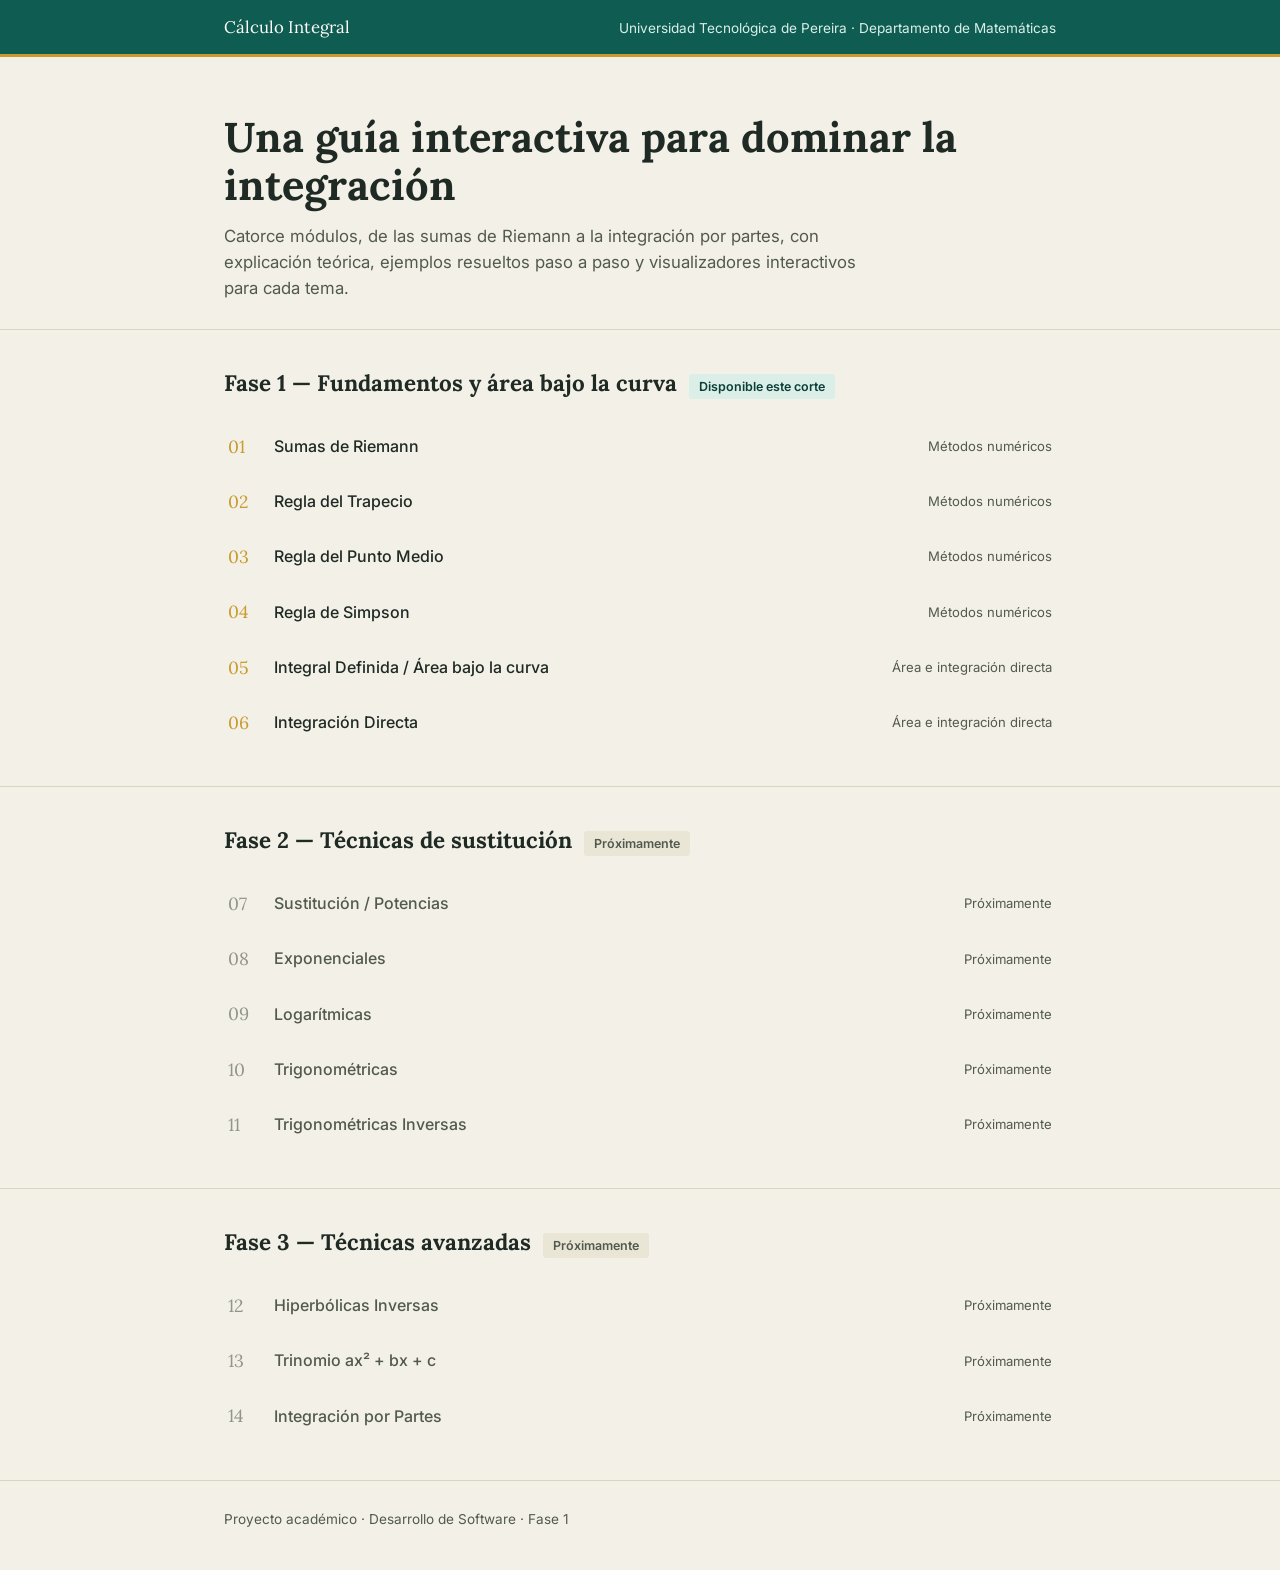
<file: index.html>
<!DOCTYPE html>
<html lang="es">
<head>
<meta charset="UTF-8">
<!-- Esta línea le dice al celular/tablet que use el ancho real de la pantalla (clave para el diseño responsive) -->
<meta name="viewport" content="width=device-width, initial-scale=1">
<title>Cálculo Integral · Plataforma Interactiva</title>

<!-- Cargamos dos tipografías desde Google Fonts: Lora (para títulos) e Inter (para texto normal) -->
<link rel="stylesheet" href="https://fonts.googleapis.com/css2?family=Lora:wght@500;600&family=Inter:wght@400;500;600&display=swap">

<!-- Nuestra única hoja de estilos: aquí viven TODOS los colores, tipografías y layout del sitio -->
<link rel="stylesheet" href="assets/css/style.css">
</head>
<body>

<!-- ========== ENCABEZADO: aparece igual en todas las páginas del sitio ========== -->
<header class="site-header">
  <div class="wrap">
    <span class="brand">Cálculo Integral</span>
    <span class="dept">Universidad Tecnológica de Pereira · Departamento de Matemáticas</span>
  </div>
</header>

<!-- ========== HERO: la primera sección grande que ve el usuario ========== -->
<section class="hero">
  <div class="wrap">
    <h1>Una guía interactiva para dominar la integración</h1>
    <p>Catorce módulos, de las sumas de Riemann a la integración por partes, con explicación teórica, ejemplos resueltos paso a paso y visualizadores interactivos para cada tema.</p>
  </div>
</section>

<!-- ========== FASE 1: módulos con contenido completo (esta entrega) ========== -->
<section class="phase">
  <div class="wrap">
    <div class="phase-head">
      <h2>Fase 1 — Fundamentos y área bajo la curva</h2>
      <span class="phase-tag disponible">Disponible este corte</span>
    </div>
    <ul class="module-list">
      <li><a class="module-item" href="modulo-01-sumas-riemann/index.html">
        <span class="module-num">01</span>
        <span class="module-name">Sumas de Riemann</span>
        <span class="module-status">Métodos numéricos</span>
      </a></li>
      <li><a class="module-item" href="modulo-02-regla-trapecio/index.html">
        <span class="module-num">02</span>
        <span class="module-name">Regla del Trapecio</span>
        <span class="module-status">Métodos numéricos</span>
      </a></li>
      <li><a class="module-item" href="modulo-03-regla-punto-medio/index.html">
        <span class="module-num">03</span>
        <span class="module-name">Regla del Punto Medio</span>
        <span class="module-status">Métodos numéricos</span>
      </a></li>
      <li><a class="module-item" href="modulo-04-regla-simpson/index.html">
        <span class="module-num">04</span>
        <span class="module-name">Regla de Simpson</span>
        <span class="module-status">Métodos numéricos</span>
      </a></li>
      <li><a class="module-item" href="modulo-05-integral-definida-area/index.html">
        <span class="module-num">05</span>
        <span class="module-name">Integral Definida / Área bajo la curva</span>
        <span class="module-status">Área e integración directa</span>
      </a></li>
      <li><a class="module-item" href="modulo-06-integracion-directa/index.html">
        <span class="module-num">06</span>
        <span class="module-name">Integración Directa</span>
        <span class="module-status">Área e integración directa</span>
      </a></li>
    </ul>
  </div>
</section>

<!-- ========== FASE 2: módulos que aún no se desarrollan (solo aviso) ========== -->
<section class="phase">
  <div class="wrap">
    <div class="phase-head">
      <h2>Fase 2 — Técnicas de sustitución</h2>
      <span class="phase-tag pronto">Próximamente</span>
    </div>
    <ul class="module-list">
      <li><a class="module-item locked" href="modulo-07-sustitucion-potencias/index.html">
        <span class="module-num">07</span><span class="module-name">Sustitución / Potencias</span><span class="module-status">Próximamente</span>
      </a></li>
      <li><a class="module-item locked" href="modulo-08-exponenciales/index.html">
        <span class="module-num">08</span><span class="module-name">Exponenciales</span><span class="module-status">Próximamente</span>
      </a></li>
      <li><a class="module-item locked" href="modulo-09-logaritmicas/index.html">
        <span class="module-num">09</span><span class="module-name">Logarítmicas</span><span class="module-status">Próximamente</span>
      </a></li>
      <li><a class="module-item locked" href="modulo-10-trigonometricas/index.html">
        <span class="module-num">10</span><span class="module-name">Trigonométricas</span><span class="module-status">Próximamente</span>
      </a></li>
      <li><a class="module-item locked" href="modulo-11-trigonometricas-inversas/index.html">
        <span class="module-num">11</span><span class="module-name">Trigonométricas Inversas</span><span class="module-status">Próximamente</span>
      </a></li>
    </ul>
  </div>
</section>

<!-- ========== FASE 3: módulos avanzados (solo aviso) ========== -->
<section class="phase">
  <div class="wrap">
    <div class="phase-head">
      <h2>Fase 3 — Técnicas avanzadas</h2>
      <span class="phase-tag pronto">Próximamente</span>
    </div>
    <ul class="module-list">
      <li><a class="module-item locked" href="modulo-12-hiperbolicas-inversas/index.html">
        <span class="module-num">12</span><span class="module-name">Hiperbólicas Inversas</span><span class="module-status">Próximamente</span>
      </a></li>
      <li><a class="module-item locked" href="modulo-13-trinomio-cuadratico/index.html">
        <span class="module-num">13</span><span class="module-name">Trinomio ax² + bx + c</span><span class="module-status">Próximamente</span>
      </a></li>
      <li><a class="module-item locked" href="modulo-14-integracion-partes/index.html">
        <span class="module-num">14</span><span class="module-name">Integración por Partes</span><span class="module-status">Próximamente</span>
      </a></li>
    </ul>
  </div>
</section>

<footer class="site-footer">
  <div class="wrap">
    Proyecto académico · Desarrollo de Software · Fase 1
  </div>
</footer>

</body>
</html>
</file>
<file: assets/css/style.css>
/* =========================================================
   Plataforma de Cálculo Integral — Sistema de diseño
   ========================================================= */

:root {
  --paper:      #F3F1E7;
  --paper-2:    #EAE6D6;
  --ink:        #1F2A24;
  --ink-soft:   #52594F;
  --teal:       #0F5C52;
  --teal-dark:  #0B4038;
  --gold:       #C99A2E;
  --border:     #DAD5C3;
  --white:      #FFFDF8;

  --font-display: 'Lora', Georgia, serif;
  --font-body:    'Inter', -apple-system, sans-serif;

  --max-width: 880px;
}

* { box-sizing: border-box; }

html { scroll-behavior: smooth; }

body {
  margin: 0;
  background: var(--paper);
  color: var(--ink);
  font-family: var(--font-body);
  font-size: 16px;
  line-height: 1.55;
  -webkit-font-smoothing: antialiased;
}

a { color: var(--teal-dark); }

.wrap {
  max-width: var(--max-width);
  margin: 0 auto;
  padding: 0 24px;
}

/* ---------- Encabezado institucional ---------- */
.site-header {
  background: var(--teal);
  color: var(--white);
  padding: 14px 0;
  border-bottom: 3px solid var(--gold);
}
.site-header .wrap {
  display: flex;
  justify-content: space-between;
  align-items: baseline;
  flex-wrap: wrap;
  gap: 6px;
}
.site-header .brand {
  font-family: var(--font-display);
  font-size: 1.05rem;
}
.site-header .dept {
  font-size: 0.85rem;
  color: #D9EFE9;
}

/* ---------- Portada / hero ---------- */
.hero {
  padding: 56px 0 28px;
  border-bottom: 1px solid var(--border);
}
.hero h1 {
  font-family: var(--font-display);
  font-size: 2.6rem;
  line-height: 1.15;
  margin: 0 0 14px;
  color: var(--ink);
}
.hero p {
  max-width: 60ch;
  color: var(--ink-soft);
  font-size: 1.05rem;
  margin: 0;
}

/* ---------- Bloques de fase (índice tipo syllabus) ---------- */
.phase {
  padding: 36px 0;
  border-bottom: 1px solid var(--border);
}
.phase-head {
  display: flex;
  align-items: baseline;
  gap: 12px;
  margin-bottom: 18px;
}
.phase-head h2 {
  font-family: var(--font-display);
  font-size: 1.4rem;
  margin: 0;
}
.phase-tag {
  font-size: 0.78rem;
  padding: 3px 10px;
  border-radius: 3px;
  font-weight: 600;
}
.phase-tag.disponible { background: #DCEEE8; color: var(--teal-dark); }
.phase-tag.pronto     { background: var(--paper-2); color: var(--ink-soft); }

.module-list { list-style: none; margin: 0; padding: 0; }

.module-item {
  display: flex;
  align-items: center;
  gap: 18px;
  padding: 14px 4px;
  border-top: 1px solid var(--border);
  text-decoration: none;
  color: inherit;
  transition: background 0.15s ease;
}
.module-item:first-child { border-top: none; }
.module-item:hover { background: var(--paper-2); }

.module-num {
  font-family: var(--font-display);
  font-size: 1.1rem;
  color: var(--gold);
  width: 28px;
  flex-shrink: 0;
}
.module-name {
  flex: 1;
  font-weight: 500;
}
.module-status {
  font-size: 0.82rem;
  color: var(--ink-soft);
  flex-shrink: 0;
}
.module-item.locked {
  color: var(--ink-soft);
  cursor: default;
}
.module-item.locked:hover { background: transparent; }
.module-item.locked .module-num { color: var(--ink-soft); opacity: 0.6; }

/* ---------- Página interna de módulo ---------- */
.module-page {
  padding: 48px 0 80px;
}
.back-link {
  display: inline-block;
  margin-bottom: 28px;
  font-size: 0.92rem;
  text-decoration: none;
  color: var(--ink-soft);
}
.back-link:hover { color: var(--teal-dark); }

.module-page h1 {
  font-family: var(--font-display);
  font-size: 2rem;
  margin: 0 0 8px;
}
.module-page .eyebrow {
  color: var(--gold);
  font-weight: 600;
  font-size: 0.9rem;
  margin-bottom: 6px;
}

.placeholder-box {
  margin-top: 32px;
  padding: 32px;
  background: var(--white);
  border: 1px dashed var(--border);
  border-radius: 6px;
  color: var(--ink-soft);
}
.placeholder-box strong { color: var(--ink); }

/* ---------- Footer ---------- */
.site-footer {
  padding: 28px 0 40px;
  color: var(--ink-soft);
  font-size: 0.85rem;
}

/* ---------- Contenido de módulo: teoría, visualizador, ejemplos ---------- */
.module-page section { margin-top: 44px; }
.module-page h2.section-title {
  font-family: var(--font-display);
  font-size: 1.35rem;
  margin: 0 0 14px;
  padding-bottom: 8px;
  border-bottom: 1px solid var(--border);
}

.formula-box {
  background: var(--white);
  border-left: 3px solid var(--gold);
  padding: 16px 20px;
  margin: 16px 0;
  overflow-x: auto;
}

.note {
  font-size: 0.92rem;
  color: var(--ink-soft);
  margin-top: 10px;
}

/* Visualizador */
.visualizer-controls {
  display: flex;
  flex-wrap: wrap;
  gap: 18px;
  padding: 16px 18px;
  background: var(--white);
  border: 1px solid var(--border);
  border-radius: 6px;
  margin-bottom: 14px;
}
.visualizer-controls label {
  display: flex;
  flex-direction: column;
  gap: 4px;
  font-size: 0.82rem;
  color: var(--ink-soft);
  font-weight: 500;
}
.visualizer-controls select,
.visualizer-controls input[type="number"] {
  font-family: var(--font-body);
  font-size: 0.92rem;
  padding: 6px 8px;
  border: 1px solid var(--border);
  border-radius: 4px;
  background: var(--paper);
  color: var(--ink);
}
.visualizer-controls input[type="range"] { width: 160px; }

.plot {
  width: 100%;
  height: 380px;
  background: var(--white);
  border: 1px solid var(--border);
  border-radius: 6px;
}

.visualizer-output {
  display: flex;
  flex-wrap: wrap;
  gap: 10px 28px;
  margin-top: 14px;
  padding: 14px 18px;
  background: var(--paper-2);
  border-radius: 6px;
  font-size: 0.92rem;
}
.visualizer-output strong { color: var(--teal-dark); }

/* Ejemplos resueltos */
.example-block {
  background: var(--white);
  border: 1px solid var(--border);
  border-radius: 6px;
  padding: 22px 26px;
  margin-bottom: 20px;
}
.example-block h3 {
  font-family: var(--font-display);
  font-size: 1.08rem;
  margin: 0 0 12px;
  color: var(--teal-dark);
}
.example-block .step { margin: 10px 0; }
.example-block .step-label {
  font-size: 0.8rem;
  text-transform: none;
  color: var(--gold);
  font-weight: 600;
  display: block;
  margin-bottom: 4px;
}

/* ---------- Responsive ---------- */
@media (max-width: 600px) {
  .hero h1 { font-size: 2rem; }
  .site-header .wrap { flex-direction: column; gap: 2px; }
  .module-item { gap: 12px; }
}
</file>
